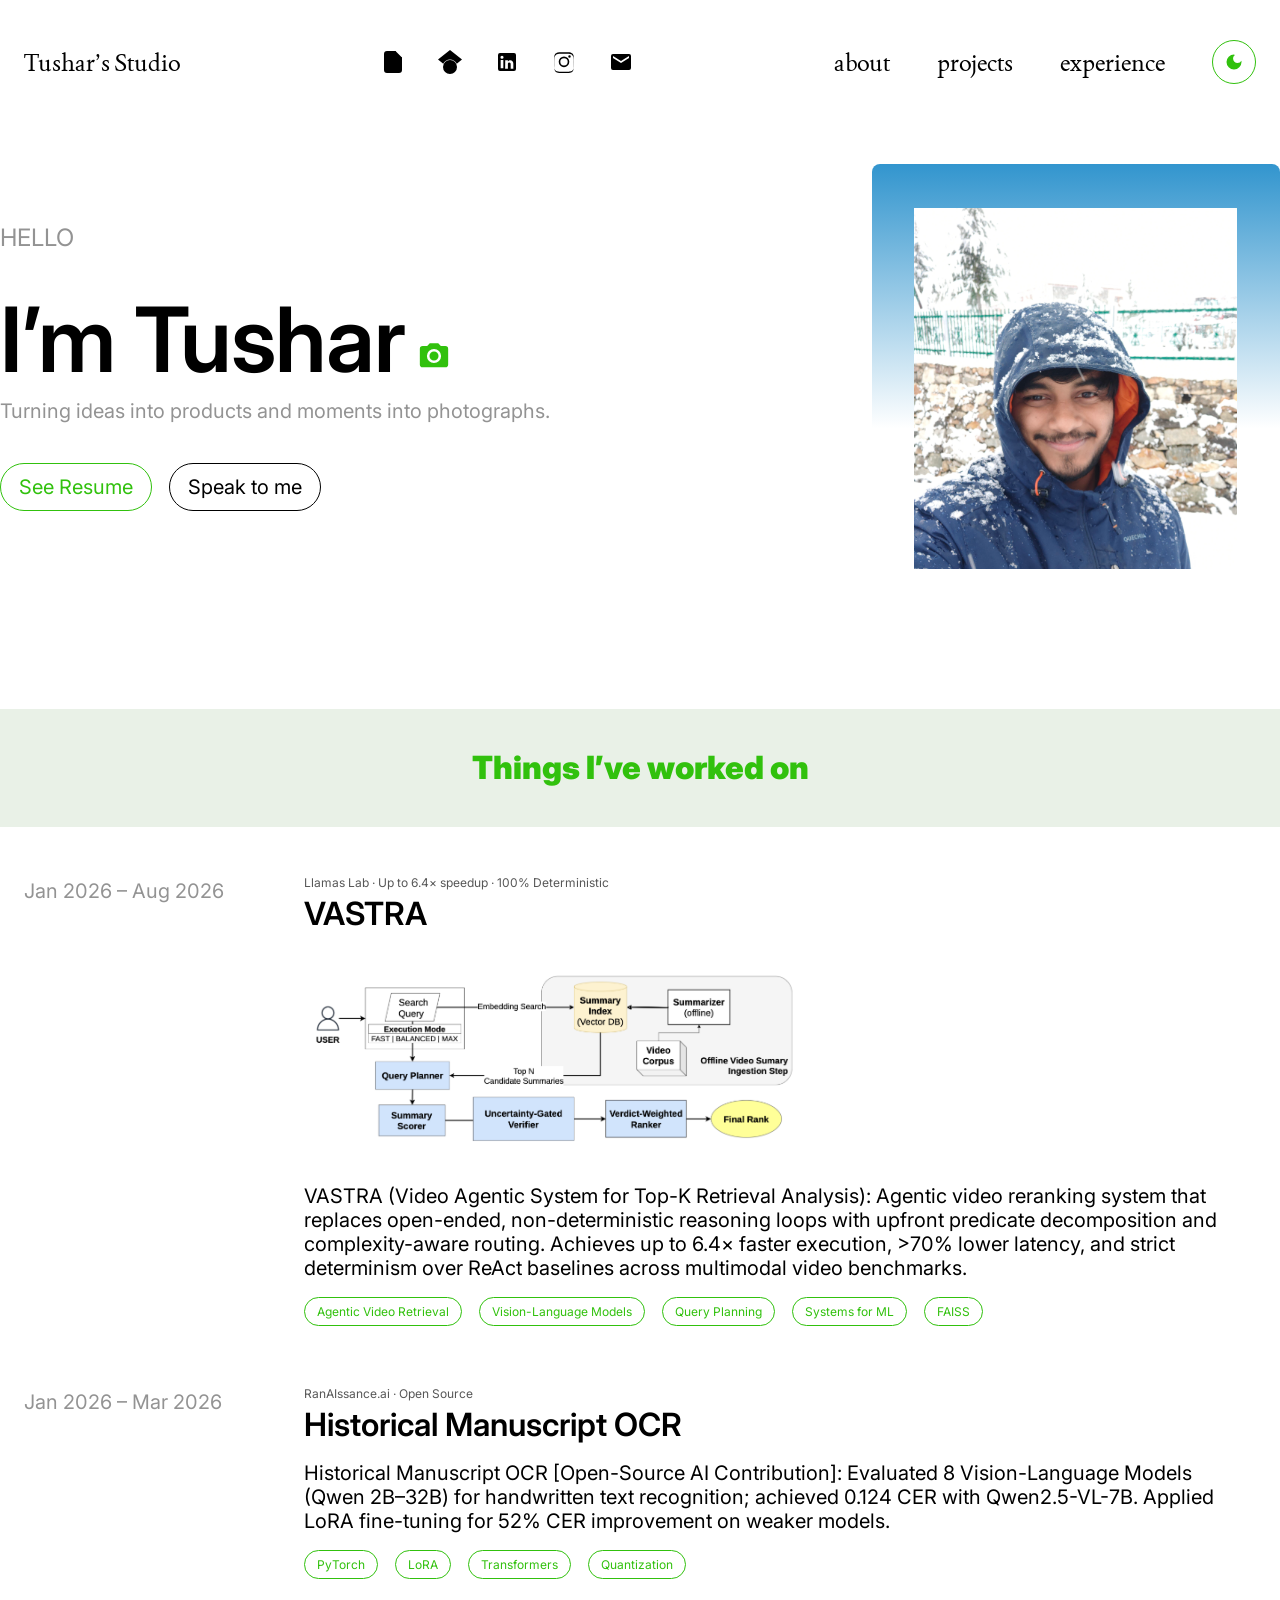
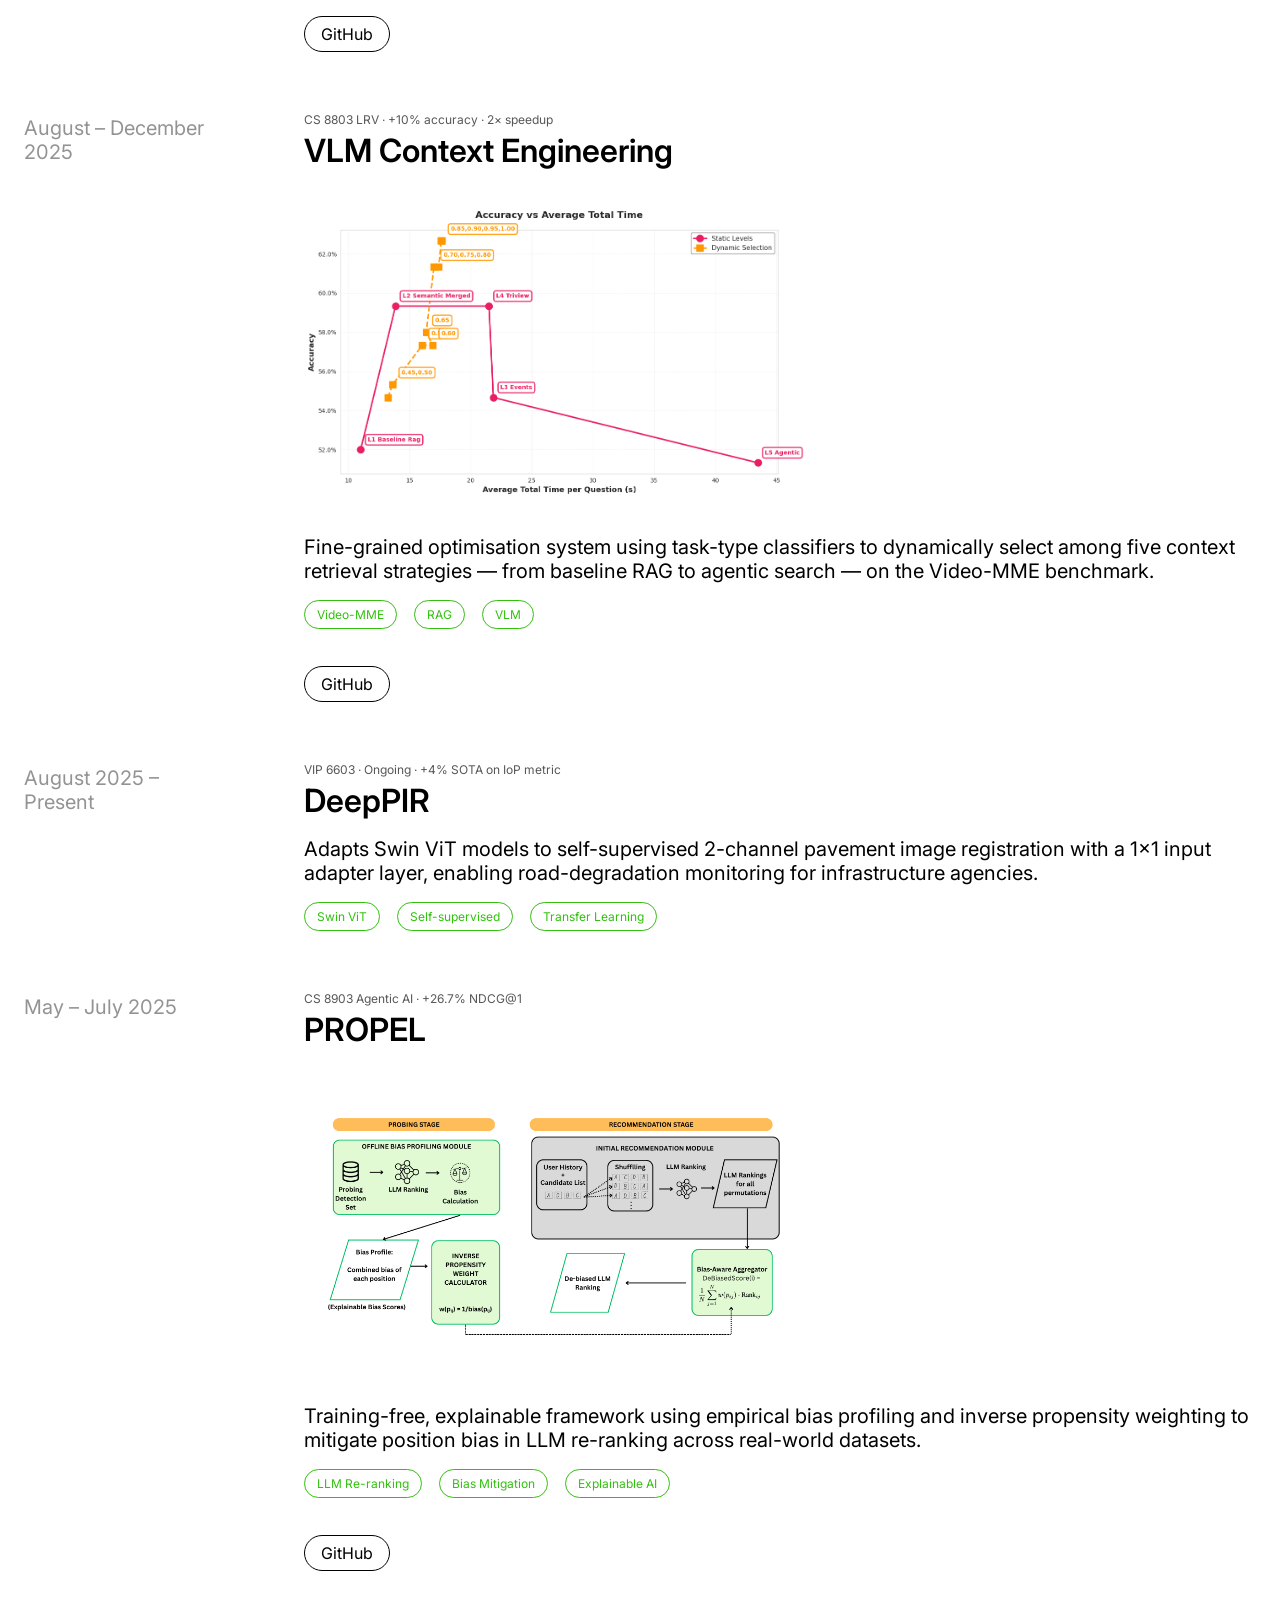
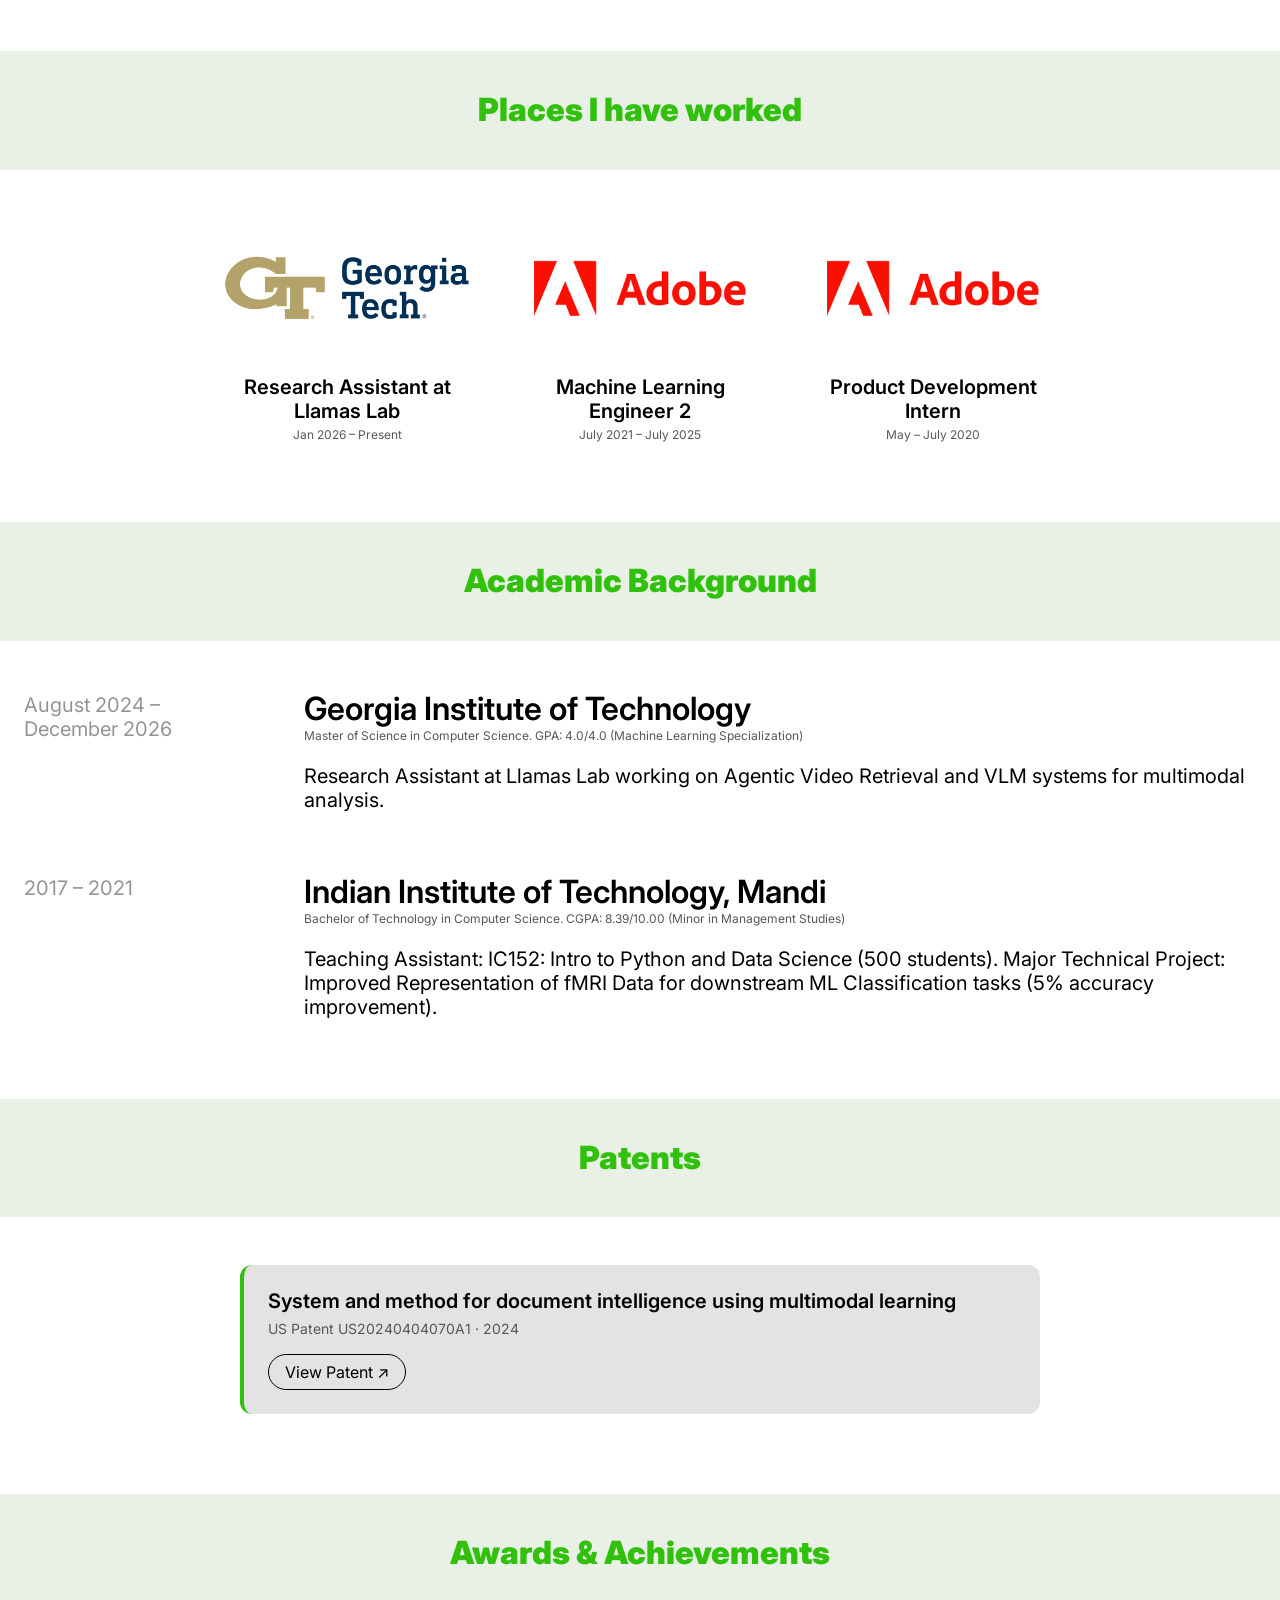
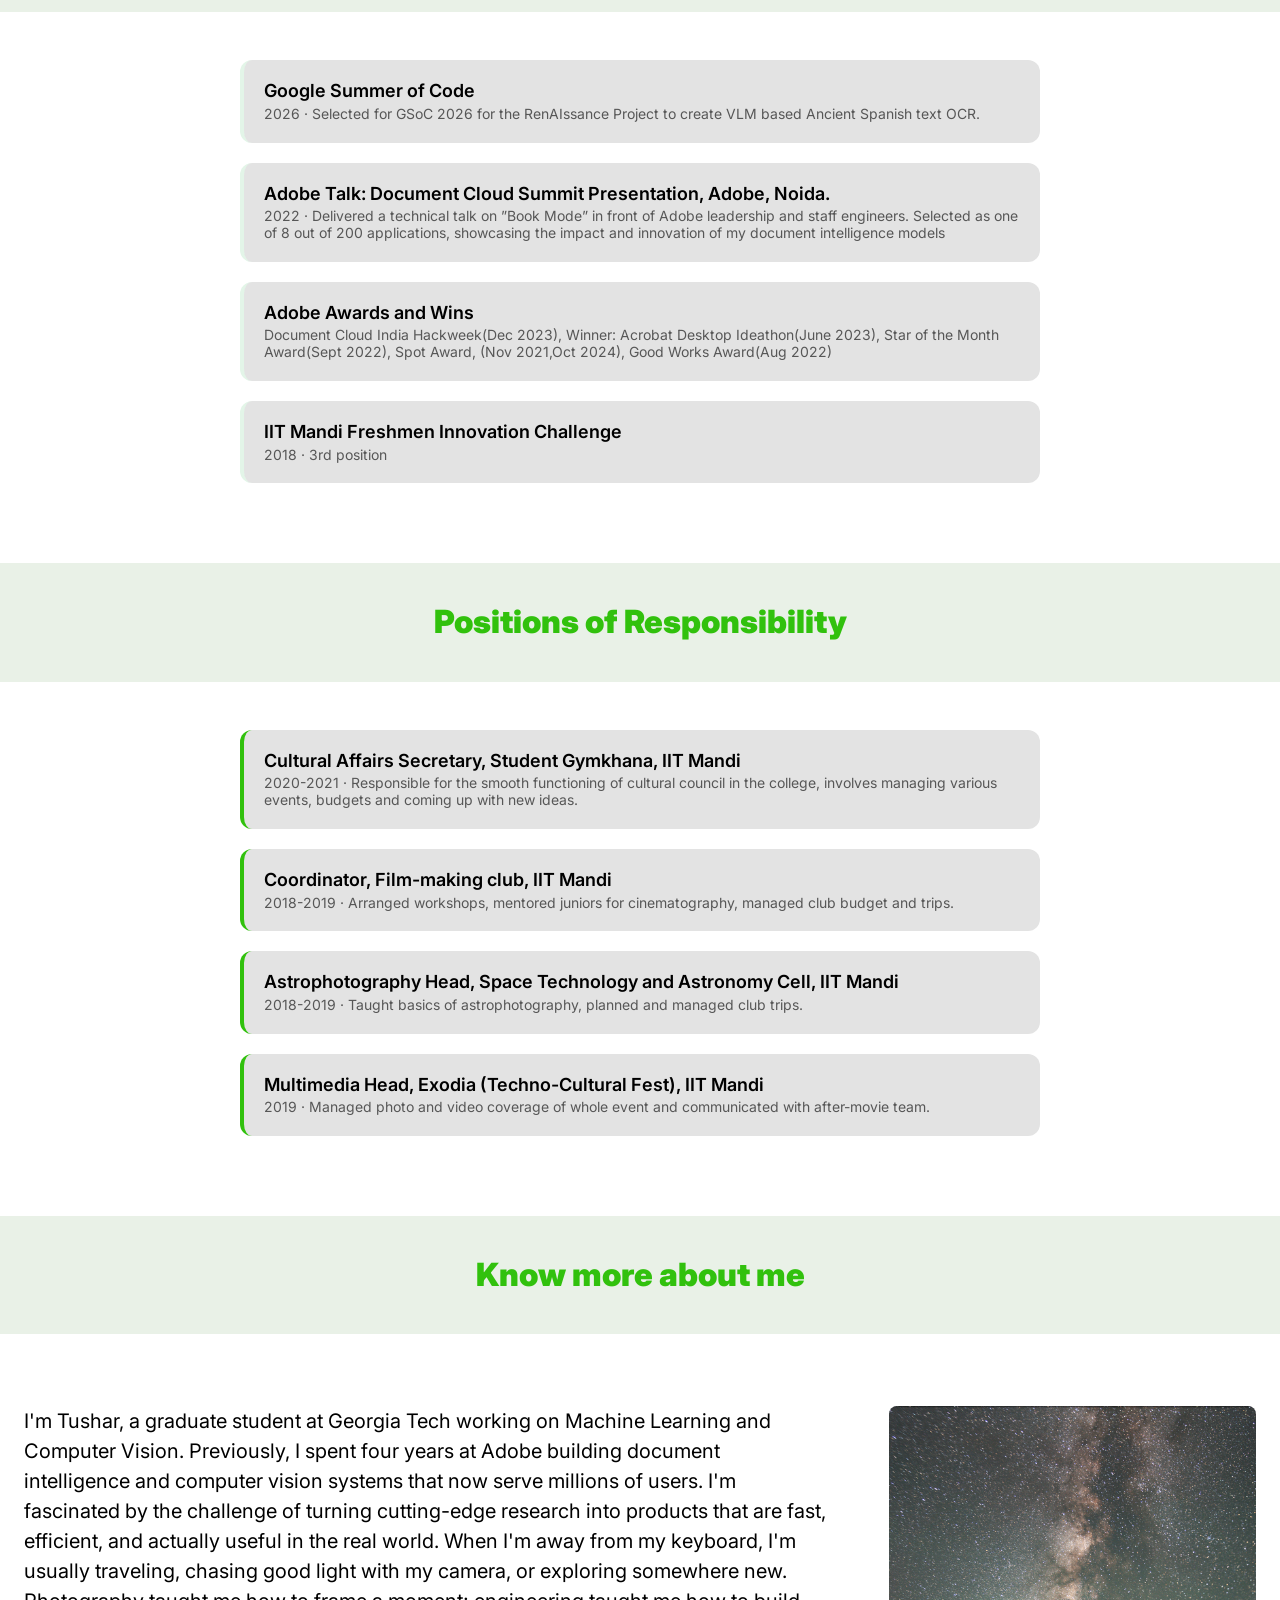
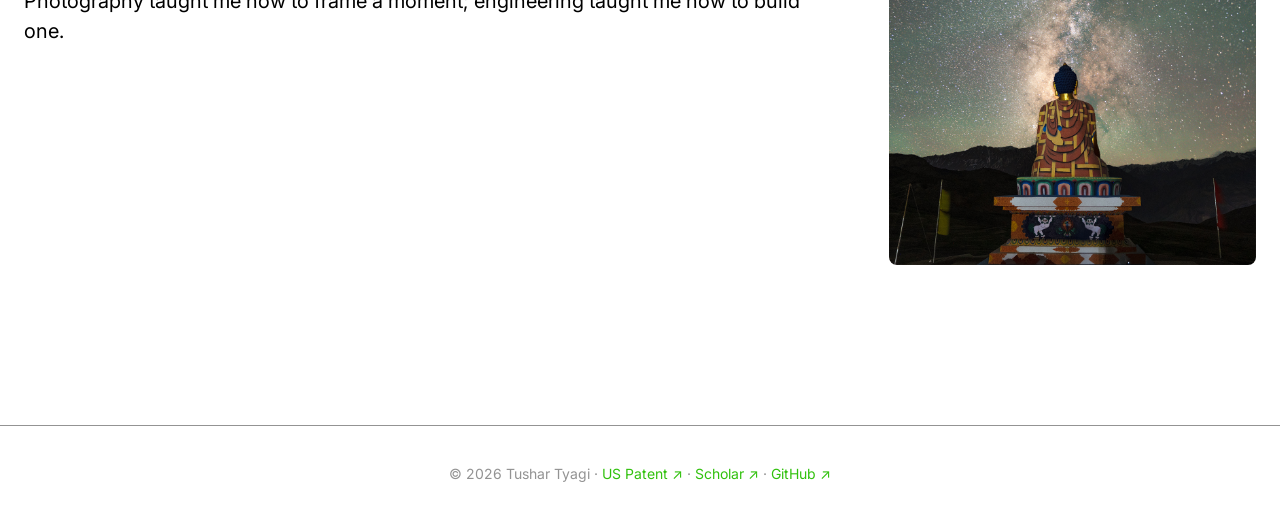
<file: index.html>
<!DOCTYPE html>
<html lang="en">

<head>
  <meta charset="UTF-8" />
  <meta name="viewport" content="width=device-width,initial-scale=1" />
  <title>Tushar Tyagi</title>
  <link rel="preconnect" href="https://fonts.googleapis.com">
  <link rel="preconnect" href="https://fonts.gstatic.com" crossorigin>
  <link href="https://fonts.googleapis.com/css2?family=Inter:wght@400;500;600;900&family=Joan&display=swap"
    rel="stylesheet">
  <style>
    * {
      margin: 0;
      padding: 0;
      box-sizing: border-box;
    }

    :root {
      /* Light theme (Figma default) */
      --bg: #ffffff;
      --text: #000000;
      --muted: #939393;
      --dim: #575757;
      --accent: #31c10d;
      --badge-bg: #e9f1e7;
      --pip-bg: #e3f5e8;
      --card: #e3e3e3;
      --card-img: #d9d9d9;
      --line: #939393;
      --photo-grad-end: #ffffff;
      --btn-secondary-border: #000000;
      --btn-secondary-text: #000000;
      --note-yellow: #fff08b;
    }

    [data-theme="dark"] {
      --bg: #0c0e0c;
      --text: #ffffff;
      --muted: #939393;
      --dim: #c0c0c0;
      --accent: #31c10d;
      --badge-bg: #202e24;
      --pip-bg: #202e24;
      --card: #202e24;
      --card-img: #2a3a2e;
      --line: #939393;
      --photo-grad-end: #000000;
      --btn-secondary-border: #ffffff;
      --btn-secondary-text: #ffffff;
      --note-yellow: #fff08b;
    }

    html {
      scroll-behavior: smooth;
    }

    body {
      background: var(--bg);
      color: var(--text);
      font-family: 'Inter', -apple-system, BlinkMacSystemFont, 'Segoe UI', sans-serif;
      font-size: 20px;
      line-height: 1.2;
      transition: background-color .3s ease, color .3s ease;
      overflow-x: hidden;
    }

    .wrap {
      max-width: 1299px;
      margin: 0 auto;
      padding: 0 24px;
    }

    /* ---------- NAV ---------- */
    nav {
      display: flex;
      flex-direction: row;
      justify-content: space-between;
      align-items: center;
      max-width: 1299px;
      margin: 0 auto;
      padding: 40px 24px 0;
      gap: 24px;
      flex-wrap: wrap;
    }

    .nav-logo {
      font-family: 'Joan', serif;
      font-size: 24px;
      line-height: 31px;
      color: var(--text);
      text-decoration: none;
      white-space: nowrap;
    }

    .nav-social {
      display: flex;
      flex-direction: row;
      align-items: center;
      gap: 33px;
    }

    .nav-social a {
      display: inline-flex;
      color: var(--text);
      transition: color .2s ease, transform .2s ease;
    }

    .nav-social a:hover {
      color: var(--accent);
      transform: translateY(-2px);
    }

    .nav-social svg {
      width: 24px;
      height: 24px;
      display: block;
      fill: currentColor;
    }

    .nav-links {
      display: flex;
      flex-direction: row;
      align-items: center;
      gap: 47px;
    }

    .nav-links a {
      font-family: 'Joan', serif;
      font-size: 24px;
      line-height: 31px;
      color: var(--text);
      text-decoration: none;
      position: relative;
      transition: color .2s ease;
    }

    .nav-links a::after {
      content: '';
      position: absolute;
      left: 0;
      bottom: -4px;
      width: 0;
      height: 2px;
      background: var(--accent);
      transition: width .25s ease;
    }

    .nav-links a:hover {
      color: var(--accent);
    }

    .nav-links a:hover::after {
      width: 100%;
    }

    .theme-toggle {
      background: transparent;
      border: 1px solid var(--accent);
      color: var(--accent);
      width: 44px;
      height: 44px;
      border-radius: 50%;
      cursor: pointer;
      display: inline-flex;
      align-items: center;
      justify-content: center;
      transition: all .25s ease;
      flex-shrink: 0;
    }

    .theme-toggle:hover {
      background: var(--accent);
      color: #fff;
      transform: translateY(-2px);
    }

    .theme-toggle svg {
      width: 20px;
      height: 20px;
      fill: currentColor;
    }

    /* ---------- HERO ---------- */
    .hero {
      display: flex;
      flex-direction: row;
      align-items: center;
      justify-content: space-between;
      gap: 48px;
      padding: 80px 0 100px;
      flex-wrap: wrap;
    }

    .hero-left {
      display: flex;
      flex-direction: column;
      gap: 40px;
      flex: 1 1 480px;
      min-width: 320px;
    }

    .hero-hello {
      font-size: 24px;
      line-height: 31px;
      color: var(--muted);
    }

    .hero-name-row {
      display: flex;
      flex-direction: row;
      align-items: flex-end;
      gap: 12px;
      margin-bottom: 12px;
    }

    h1.hero-name {
      font-size: clamp(3.5rem, 8vw, 90px);
      font-weight: 600;
      line-height: 1.05;
      color: var(--text);
      letter-spacing: -1px;
    }

    .cam-icon {
      width: 34px;
      height: 34px;
      flex-shrink: 0;
      margin-bottom: 14px;
    }

    .cam-icon svg {
      width: 100%;
      height: 100%;
      fill: var(--accent);
    }

    .hero-tagline {
      font-size: 20px;
      line-height: 24px;
      color: var(--muted);
    }

    .hero-buttons {
      display: flex;
      flex-direction: row;
      align-items: center;
      gap: 17px;
      flex-wrap: wrap;
    }

    .btn {
      box-sizing: border-box;
      display: inline-flex;
      flex-direction: row;
      justify-content: center;
      align-items: center;
      padding: 12px 18px;
      gap: 10px;
      height: 48px;
      border-radius: 30px;
      font-size: 20px;
      line-height: 24px;
      text-decoration: none;
      cursor: pointer;
      background: transparent;
      transition: all .2s ease;
      white-space: nowrap;
    }

    .btn-primary {
      border: 1px solid var(--accent);
      color: var(--accent);
    }

    .btn-primary:hover {
      background: var(--accent);
      color: #fff;
    }

    .btn-secondary {
      border: 1px solid var(--btn-secondary-border);
      color: var(--btn-secondary-text);
    }

    .btn-secondary:hover {
      background: var(--btn-secondary-border);
      color: var(--bg);
    }

    .hero-photo {
      position: relative;
      width: 408px;
      height: 405px;
      flex: 0 0 auto;
    }

    .hero-photo .blob {
      position: absolute;
      width: 408px;
      height: 350px;
      left: 0;
      top: 0;
      border-radius: 8px;
      background: linear-gradient(180deg, #3295ce 0%, var(--photo-grad-end) 75.57%);
    }

    .hero-photo img {
      position: absolute;
      width: 323px;
      height: 361px;
      left: 42px;
      top: 44px;
      object-fit: cover;
      object-position: top center;
    }

    /* ---------- SECTION HEADERS ---------- */
    .section {
      padding: 40px 0;
    }

    .section-head {
      position: relative;
      display: flex;
      align-items: center;
      justify-content: center;
      margin: 24px 0 48px;
    }

    .section-head::before {
      content: '';
      position: absolute;
      left: 0;
      right: 0;
      top: 50%;
      height: 1px;
      background: var(--line);
      z-index: 0;
    }

    .section-head .label {
      position: relative;
      z-index: 1;
      background: var(--badge-bg);
      color: var(--accent);
      font-weight: 900;
      font-size: 24px;
      line-height: 29px;
      padding: 9px 20px 12px;
      border-radius: 8px;
    }

    .section-banner {
      background: var(--badge-bg);
      padding: 40px 0;
      margin: 0 -24px 48px;
      text-align: center;
    }

    .section-banner .label {
      color: var(--accent);
      font-weight: 900;
      font-size: 32px;
      line-height: 1.2;
    }

    /* ---------- PROJECTS (timeline rows) ---------- */
    .timeline {
      display: flex;
      flex-direction: column;
      gap: 60px;
    }

    .tl-row {
      display: flex;
      flex-direction: row;
      align-items: flex-start;
      justify-content: space-between;
      gap: 80px;
      flex-wrap: wrap;
    }

    .tl-date {
      font-size: 20px;
      line-height: 24px;
      color: var(--muted);
      flex: 0 0 200px;
      padding-top: 4px;
    }

    .tl-content {
      flex: 1 1 530px;
      min-width: 300px;
      display: flex;
      flex-direction: column;
      gap: 17px;
    }

    .tl-meta {
      font-size: 12px;
      line-height: 15px;
      color: var(--dim);
      margin-bottom: 4px;
    }

    .tl-title {
      font-size: 32px;
      font-weight: 600;
      line-height: 39px;
      color: var(--text);
    }

    .tl-desc {
      font-size: 20px;
      line-height: 24px;
      color: var(--text);
    }

    .pills {
      display: flex;
      flex-direction: row;
      align-items: center;
      gap: 17px;
      flex-wrap: wrap;
    }

    .pill {
      box-sizing: border-box;
      display: inline-flex;
      align-items: center;
      justify-content: center;
      padding: 6px 12px;
      border: 1px solid var(--accent);
      border-radius: 30px;
      font-size: 12px;
      line-height: 15px;
      color: var(--accent);
      background: transparent;
      white-space: nowrap;
    }

    .tl-img {
      width: 100%;
      max-width: 500px;
      border-radius: 8px;
      margin: 20px 0;
    }

    .tl-links {
      display: flex;
      flex-direction: row;
      gap: 12px;
      margin-top: 20px;
    }

    .btn-small {
      padding: 8px 16px;
      height: 36px;
      font-size: 16px;
    }

    .logo-placeholder {
      background: var(--card-img);
      display: flex;
      align-items: center;
      justify-content: center;
      width: 100%;
      height: 227px;
      border-radius: 20px;
    }

    .logo-text {
      font-size: 24px;
      font-weight: bold;
      color: var(--dim);
    }

    .patents-list {
      display: flex;
      flex-direction: column;
      gap: 24px;
      max-width: 800px;
      margin: 0 auto;
    }

    .patent-item {
      background: var(--card);
      border-radius: 12px;
      padding: 24px;
      border-left: 4px solid var(--accent);
    }

    .patent-title {
      font-size: 20px;
      font-weight: 600;
      color: var(--text);
      margin-bottom: 8px;
    }

    .patent-meta {
      font-size: 14px;
      color: var(--dim);
      margin-bottom: 16px;
    }

    .awards-list {
      display: flex;
      flex-direction: column;
      gap: 20px;
      max-width: 800px;
      margin: 0 auto;
    }

    .award-item {
      background: var(--card);
      border-radius: 12px;
      padding: 20px;
      border-left: 4px solid var(--pip-bg);
    }

    .award-title {
      font-size: 18px;
      font-weight: 600;
      color: var(--text);
      margin-bottom: 4px;
    }

    .award-meta {
      font-size: 14px;
      color: var(--dim);
    }

    .positions-list {
      display: flex;
      flex-direction: column;
      gap: 20px;
      max-width: 800px;
      margin: 0 auto;
    }

    .position-item {
      background: var(--card);
      border-radius: 12px;
      padding: 20px;
      border-left: 4px solid var(--accent);
    }

    .position-title {
      font-size: 18px;
      font-weight: 600;
      color: var(--text);
      margin-bottom: 4px;
    }

    .position-meta {
      font-size: 14px;
      color: var(--dim);
    }

    /* ---------- EXPERIENCE (image cards) ---------- */
    .exp-grid {
      display: flex;
      flex-direction: row;
      justify-content: center;
      align-items: flex-start;
      gap: 43px;
      flex-wrap: wrap;
    }

    .exp-card {
      display: flex;
      flex-direction: column;
      align-items: center;
      gap: 17px;
      width: 250px;
      max-width: 100%;
    }

    .exp-img {
      width: 100%;
      /* height: 140px;
      border-radius: 20px; */
      background: var(--card-img);
      object-fit: contain;
      /* padding: 24px; */
      display: block;
    }

    .exp-img.note {
      background: var(--note-yellow);
      display: flex;
      align-items: center;
      justify-content: center;
      padding: 13px;
    }

    .exp-img.note img {
      max-width: 100%;
      max-height: 100%;
      border-radius: 8px;
      object-fit: contain;
    }

    .exp-info {
      display: flex;
      flex-direction: column;
      align-items: center;
      gap: 4px;
      text-align: center;
      padding: 0 16px;
    }

    .exp-role {
      font-size: 20px;
      font-weight: 600;
      line-height: 24px;
      color: var(--text);
    }

    .exp-date {
      font-size: 12px;
      line-height: 15px;
      color: var(--dim);
    }

    /* ---------- ABOUT ---------- */
    .about {
      display: flex;
      flex-direction: row;
      align-items: flex-start;
      gap: 60px;
      flex-wrap: wrap;
      padding: 24px 0 80px;
    }

    .about-text {
      flex: 1 1 520px;
      min-width: 300px;
      font-size: 20px;
      line-height: 1.5;
      color: var(--text);
    }

    .about-photo {
      flex: 0 0 364px;
      max-width: 100%;
      height: 459px;
      background: var(--card-img);
      border-radius: 8px;
      object-fit: cover;
      display: block;
    }

    /* ---------- FOOTER ---------- */
    footer {
      text-align: center;
      padding: 40px 24px 48px;
      color: var(--muted);
      font-size: 14px;
      border-top: 1px solid var(--line);
      margin-top: 40px;
    }

    footer a {
      color: var(--accent);
      text-decoration: none;
    }

    footer a:hover {
      text-decoration: underline;
    }

    /* ---------- RESPONSIVE ---------- */
    @media (max-width: 900px) {
      .nav-links {
        gap: 28px;
      }

      .hero {
        justify-content: center;
        text-align: left;
      }

      .tl-row {
        gap: 16px;
      }

      .tl-date {
        flex-basis: 100%;
      }
    }

    @media (max-width: 600px) {
      nav {
        gap: 16px;
        padding-top: 24px;
      }

      .nav-links {
        order: 3;
        width: 100%;
        justify-content: space-between;
        gap: 16px;
      }

      .nav-links a {
        font-size: 18px;
      }

      .hero-photo {
        width: 100%;
        height: 360px;
      }

      .hero-photo .blob {
        width: 100%;
      }

      .hero-photo img {
        left: 50%;
        transform: translateX(-50%);
      }

      .section-head .label {
        font-size: 18px;
      }

      .tl-title {
        font-size: 26px;
        line-height: 32px;
      }

      .about-photo {
        flex-basis: 100%;
        height: 360px;
      }

      .section-banner {
        margin: 0 0 48px;
      }

      .section-banner .label {
        font-size: 24px;
      }

      .tl-img {
        max-width: 100%;
      }

      .tl-links {
        flex-wrap: wrap;
      }

      .patent-item,
      .award-item {
        padding: 16px;
      }

      .patent-title,
      .award-title {
        font-size: 18px;
      }

      .exp-card {
        width: 100%;
      }
    }
  </style>
</head>

<body>

  <!-- ===== NAV ===== -->
  <nav>
    <a href="#" class="nav-logo">Tushar&rsquo;s Studio</a>

    <div class="nav-social">
      <a href="Tushar_resume.pdf" target="_blank" aria-label="Résumé" title="Résumé">
        <svg viewBox="0 0 24 24" fill="none" stroke="currentColor" stroke-width="2" stroke-linecap="round"
          stroke-linejoin="round">
          <path d="M14 2H6a2 2 0 0 0-2 2v16a2 2 0 0 0 2 2h12a2 2 0 0 0 2-2V8l-6-6z" />
          <path d="M14 2v6h6" />
          <path d="M16 13H8" />
          <path d="M16 17H8" />
          <path d="M10 9H8" />
        </svg>
      </a>
      <a href="https://scholar.google.com/citations?user=pY7nQvwAAAAJ" target="_blank" aria-label="Google Scholar"
        title="Google Scholar">
        <svg viewBox="0 0 24 24">
          <path
            d="M5.242 13.769L0 9.5 12 0l12 9.5-5.242 4.269C17.548 11.249 14.978 9.5 12 9.5c-2.977 0-5.548 1.748-6.758 4.269zM12 10a7 7 0 1 0 0 14 7 7 0 0 0 0-14z" />
        </svg>
      </a>
      <a href="https://linkedin.com/in/tushartyagi01" target="_blank" aria-label="LinkedIn" title="LinkedIn">
        <svg viewBox="0 0 24 24">
          <path
            d="M19 3a2 2 0 0 1 2 2v14a2 2 0 0 1-2 2H5a2 2 0 0 1-2-2V5a2 2 0 0 1 2-2h14zM8.34 18.34V9.99H5.67v8.35h2.67zM7 8.8a1.55 1.55 0 1 0 0-3.1 1.55 1.55 0 0 0 0 3.1zm11.34 9.54v-4.57c0-2.45-1.31-3.59-3.06-3.59-1.41 0-2.04.78-2.39 1.32v-1.13h-2.67c.04.75 0 8.35 0 8.35h2.67v-4.66c0-.24.02-.48.09-.65.19-.48.63-.97 1.36-.97.96 0 1.34.73 1.34 1.8v4.48h2.67z" />
        </svg>
      </a>
      <a href="https://instagram.com/tushar.photog" target="_blank" aria-label="Instagram" title="Instagram">
        <svg viewBox="0 0 24 24">
          <path
            d="M12 2.16c3.2 0 3.58.01 4.85.07 1.17.05 1.8.25 2.23.41.56.22.96.48 1.38.9.42.42.68.82.9 1.38.16.42.36 1.06.41 2.23.06 1.27.07 1.65.07 4.85s-.01 3.58-.07 4.85c-.05 1.17-.25 1.8-.41 2.23-.22.56-.48.96-.9 1.38-.42.42-.82.68-1.38.9-.42.16-1.06.36-2.23.41-1.27.06-1.65.07-4.85.07s-3.58-.01-4.85-.07c-1.17-.05-1.8-.25-2.23-.41a3.72 3.72 0 0 1-1.38-.9 3.72 3.72 0 0 1-.9-1.38c-.16-.42-.36-1.06-.41-2.23C2.17 15.58 2.16 15.2 2.16 12s.01-3.58.07-4.85c.05-1.17.25-1.8.41-2.23.22-.56.48-.96.9-1.38.42-.42.82-.68 1.38-.9.42-.16 1.06-.36 2.23-.41C8.42 2.17 8.8 2.16 12 2.16zm0 1.62c-3.15 0-3.52.01-4.76.07-1.15.05-1.77.24-2.19.41-.55.21-.94.47-1.35.88-.41.41-.67.8-.88 1.35-.17.42-.36 1.04-.41 2.19-.06 1.24-.07 1.61-.07 4.76s.01 3.52.07 4.76c.05 1.15.24 1.77.41 2.19.21.55.47.94.88 1.35.41.41.8.67 1.35.88.42.17 1.04.36 2.19.41 1.24.06 1.61.07 4.76.07s3.52-.01 4.76-.07c1.15-.05 1.77-.24 2.19-.41.55-.21.94-.47 1.35-.88.41-.41.67-.8.88-1.35.17-.42.36-1.04.41-2.19.06-1.24.07-1.61.07-4.76s-.01-3.52-.07-4.76c-.05-1.15-.24-1.77-.41-2.19a3.64 3.64 0 0 0-.88-1.35 3.64 3.64 0 0 0-1.35-.88c-.42-.17-1.04-.36-2.19-.41-1.24-.06-1.61-.07-4.76-.07zm0 2.76a5.3 5.3 0 1 1 0 10.6 5.3 5.3 0 0 1 0-10.6zm0 1.62a3.68 3.68 0 1 0 0 7.36 3.68 3.68 0 0 0 0-7.36zm5.5-2.86a1.24 1.24 0 1 1 0 2.48 1.24 1.24 0 0 1 0-2.48z" />
        </svg>
      </a>
      <a href="mailto:tushartyagi1811@gmail.com" aria-label="Email" title="Email">
        <svg viewBox="0 0 24 24">
          <path
            d="M20 4H4a2 2 0 0 0-2 2v12a2 2 0 0 0 2 2h16a2 2 0 0 0 2-2V6a2 2 0 0 0-2-2zm0 4l-8 5-8-5V6l8 5 8-5v2z" />
        </svg>
      </a>
    </div>

    <div class="nav-links">
      <a href="#about">about</a>
      <a href="#projects">projects</a>
      <a href="#experience">experience</a>
      <button class="theme-toggle" id="themeToggle" aria-label="Toggle theme" title="Toggle light / dark">
        <svg id="themeIcon" viewBox="0 0 24 24">
          <path
            d="M12 3a9 9 0 1 0 9 9c0-.46-.04-.92-.1-1.36a5.39 5.39 0 0 1-4.62 2.61 5.4 5.4 0 0 1-5.4-5.4c0-1.81.89-3.42 2.26-4.4-.38-.06-.76-.1-1.14-.1z" />
        </svg>
      </button>
    </div>
  </nav>

  <!-- ===== HERO ===== -->
  <header class="wrap hero">
    <div class="hero-left">
      <div class="hero-hello">HELLO</div>
      <div>
        <div class="hero-name-row">
          <h1 class="hero-name">I&rsquo;m Tushar</h1>
          <span class="cam-icon">
            <svg viewBox="0 0 24 24">
              <path
                d="M12 15.2a3.2 3.2 0 1 0 0-6.4 3.2 3.2 0 0 0 0 6.4zM9 3l-1.83 2H4a2 2 0 0 0-2 2v11a2 2 0 0 0 2 2h16a2 2 0 0 0 2-2V7a2 2 0 0 0-2-2h-3.17L15 3H9zm3 14a5 5 0 1 1 0-10 5 5 0 0 1 0 10z" />
            </svg>
          </span>
        </div>
        <p class="hero-tagline">Turning ideas into products and moments into photographs.</p>
      </div>
      <div class="hero-buttons">
        <a href="Tushar_resume.pdf" target="_blank" class="btn btn-primary">See Resume</a>
        <a href="mailto:tushartyagi1811@gmail.com" class="btn btn-secondary">Speak to me</a>
      </div>
    </div>
    <div class="hero-photo">
      <div class="blob"></div>
      <img src="yourphoto.jpg" alt="Tushar Tyagi" />
    </div>
  </header>

  <!-- ===== PROJECTS ===== -->
  <section class="section" id="projects">
    <div class="section-banner">
      <div class="wrap">
        <span class="label">Things I&rsquo;ve worked on</span>
      </div>
    </div>
    <div class="wrap">
      <div class="timeline">

        <div class="tl-row">
          <div class="tl-date">Jan 2026 – Aug 2026</div>
          <div class="tl-content">
            <div>
              <div class="tl-meta">Llamas Lab · Up to 6.4× speedup · 100% Deterministic</div>
              <div class="tl-title">VASTRA</div>
            </div>
            <img class="tl-img" src="images/vastra_block.png" alt="VASTRA Architecture: Agentic Top-K Interactive Video Analysis">
            <p class="tl-desc">VASTRA (Video Agentic System for Top-K Retrieval Analysis): Agentic video reranking system that replaces open-ended, non-deterministic reasoning loops with upfront predicate decomposition and complexity-aware routing. Achieves up to 6.4× faster execution, &gt;70% lower latency, and strict determinism over ReAct baselines across multimodal video benchmarks.</p>
            <div class="pills">
              <span class="pill">Agentic Video Retrieval</span>
              <span class="pill">Vision-Language Models</span>
              <span class="pill">Query Planning</span>
              <span class="pill">Systems for ML</span>
              <span class="pill">FAISS</span>
            </div>
          </div>
        </div>

        <div class="tl-row">
          <div class="tl-date">Jan 2026 – Mar 2026</div>
          <div class="tl-content">
            <div>
              <div class="tl-meta">RanAIssance.ai · Open Source</div>
              <div class="tl-title">Historical Manuscript OCR</div>
            </div>
            <p class="tl-desc">Historical Manuscript OCR [Open-Source AI Contribution]: Evaluated 8 Vision-Language
              Models (Qwen 2B–32B) for handwritten text recognition; achieved 0.124 CER with Qwen2.5-VL-7B. Applied LoRA
              fine-tuning for 52% CER improvement on weaker models.</p>
            <div class="pills">
              <span class="pill">PyTorch</span>
              <span class="pill">LoRA</span>
              <span class="pill">Transformers</span>
              <span class="pill">Quantization</span>
            </div>
            <div class="tl-links">
              <a href="https://github.com/Tushar-Tyagi/RenAIssance/tree/main/RenAIssance_VLM_OCR_Tushar_Tyagi"
                target="_blank" class="btn btn-secondary btn-small">GitHub</a>
            </div>
          </div>
        </div>

        <div class="tl-row">
          <div class="tl-date">August – December 2025</div>
          <div class="tl-content">
            <div>
              <div class="tl-meta">CS 8803 LRV · +10% accuracy · 2× speedup</div>
              <div class="tl-title">VLM Context Engineering</div>
            </div>
            <img class="tl-img" src="images/VLM_context_engineering_results.png" alt="VLM Context Engineering results">
            <p class="tl-desc">Fine-grained optimisation system using task-type classifiers to dynamically select among
              five context retrieval strategies — from baseline RAG to agentic search — on the Video-MME benchmark.</p>
            <div class="pills">
              <span class="pill">Video-MME</span>
              <span class="pill">RAG</span>
              <span class="pill">VLM</span>
            </div>
            <div class="tl-links">
              <a href="https://github.com/Tushar-Tyagi/vlm-context-engineering" target="_blank"
                class="btn btn-secondary btn-small">GitHub</a>
            </div>
          </div>
        </div>

        <div class="tl-row">
          <div class="tl-date">August 2025 – Present</div>
          <div class="tl-content">
            <div>
              <div class="tl-meta">VIP 6603 · Ongoing · +4% SOTA on IoP metric</div>
              <div class="tl-title">DeepPIR</div>
            </div>
            <p class="tl-desc">Adapts Swin ViT models to self-supervised 2-channel pavement image registration with a
              1×1 input adapter layer, enabling road-degradation monitoring for infrastructure agencies.</p>
            <div class="pills">
              <span class="pill">Swin ViT</span>
              <span class="pill">Self-supervised</span>
              <span class="pill">Transfer Learning</span>
            </div>
          </div>
        </div>

        <div class="tl-row">
          <div class="tl-date">May – July 2025</div>
          <div class="tl-content">
            <div>
              <div class="tl-meta">CS 8903 Agentic AI · +26.7% NDCG@1</div>
              <div class="tl-title">PROPEL</div>
            </div>
            <img class="tl-img" src="images/propel_arch.png" alt="PROPEL architecture">
            <p class="tl-desc">Training-free, explainable framework using empirical bias profiling and inverse
              propensity weighting to mitigate position bias in LLM re-ranking across real-world datasets.</p>
            <div class="pills">
              <span class="pill">LLM Re-ranking</span>
              <span class="pill">Bias Mitigation</span>
              <span class="pill">Explainable AI</span>
            </div>
            <div class="tl-links">
              <a href="https://github.com/Tushar-Tyagi/PROPEL" target="_blank"
                class="btn btn-secondary btn-small">GitHub</a>
            </div>
          </div>
        </div>

      </div>
    </div>
  </section>

  <!-- ===== EXPERIENCE ===== -->
  <section class="section" id="experience">
    <div class="section-banner">
      <div class="wrap">
        <span class="label">Places I have worked</span>
      </div>
    </div>
    <div class="wrap">
      <div class="exp-grid">

        <div class="exp-card">
          <img class="exp-img" src="icons/Georgia-Tech-Logo.jpg" alt="Georgia Tech Logo">
          <div class="exp-info">
            <div class="exp-role">Research Assistant at Llamas Lab</div>
            <div class="exp-date">Jan 2026 – Present</div>
          </div>
        </div>

        <div class="exp-card">
          <img class="exp-img" src="icons/adobe.png" alt="Adobe Logo">
          <div class="exp-info">
            <div class="exp-role">Machine Learning Engineer 2</div>
            <div class="exp-date">July 2021 – July 2025</div>
          </div>
        </div>

        <div class="exp-card">
          <img class="exp-img" src="icons/adobe.png" alt="Adobe Logo">
          <div class="exp-info">
            <div class="exp-role">Product Development Intern</div>
            <div class="exp-date">May – July 2020</div>
          </div>
        </div>

      </div>
    </div>
  </section>

  <!-- ===== ACADEMIC BACKGROUND ===== -->
  <section class="section" id="academic">
    <div class="section-banner">
      <div class="wrap">
        <span class="label">Academic Background</span>
      </div>
    </div>
    <div class="wrap">
      <div class="timeline">
        <div class="tl-row">
          <div class="tl-date">August 2024 – December 2026</div>
          <div class="tl-content">
            <div>
              <div class="tl-title">Georgia Institute of Technology</div>
              <div class="tl-meta">Master of Science in Computer Science. GPA: 4.0/4.0 (Machine Learning Specialization)
              </div>
            </div>
            <p class="tl-desc">Research Assistant at Llamas Lab working on Agentic Video Retrieval and VLM systems for
              multimodal analysis.</p>
          </div>
        </div>
        <div class="tl-row">
          <div class="tl-date">2017 – 2021</div>
          <div class="tl-content">
            <div>
              <div class="tl-title">Indian Institute of Technology, Mandi</div>
              <div class="tl-meta">Bachelor of Technology in Computer Science. CGPA: 8.39/10.00 (Minor in Management
                Studies)</div>
            </div>
            <p class="tl-desc">Teaching Assistant: IC152: Intro to Python and Data Science (500 students). Major
              Technical Project: Improved Representation of fMRI Data for downstream ML Classification tasks (5%
              accuracy improvement).</p>
          </div>
        </div>
      </div>
    </div>
  </section>

  <!-- ===== PATENTS ===== -->
  <section class="section" id="patents">
    <div class="section-banner">
      <div class="wrap">
        <span class="label">Patents</span>
      </div>
    </div>
    <div class="wrap">
      <div class="patents-list">
        <div class="patent-item">
          <div class="patent-title">System and method for document intelligence using multimodal learning</div>
          <div class="patent-meta">US Patent US20240404070A1 · 2024</div>
          <a href="https://patents.google.com/patent/US20240404070A1/en" target="_blank"
            class="btn btn-secondary btn-small">View Patent ↗</a>
        </div>
      </div>
    </div>
  </section>

  <!-- ===== AWARDS ===== -->
  <section class="section" id="awards">
    <div class="section-banner">
      <div class="wrap">
        <span class="label">Awards & Achievements</span>
      </div>
    </div>
    <div class="wrap">
      <div class="awards-list">
        <div class="award-item">
          <div class="award-title">Google Summer of Code</div>
          <div class="award-meta">2026 · Selected for GSoC 2026 for the RenAIssance Project to create VLM based Ancient
            Spanish text OCR.</div>
        </div>
        <div class="award-item">
          <div class="award-title">Adobe Talk: Document Cloud Summit Presentation, Adobe, Noida.</div>
          <div class="award-meta">2022 · Delivered a technical talk on ”Book Mode” in front of Adobe leadership and
            staff engineers. Selected as one of 8 out of 200
            applications, showcasing the impact and innovation of my document intelligence models</div>
        </div>
        <div class="award-item">
          <div class="award-title">Adobe Awards and Wins</div>
          <div class="award-meta">Document Cloud India Hackweek(Dec 2023), Winner: Acrobat Desktop Ideathon(June 2023),
            Star of the Month
            Award(Sept 2022), Spot Award, (Nov 2021,Oct 2024), Good Works Award(Aug 2022)</div>
        </div>
        <div class="award-item">
          <div class="award-title">IIT Mandi Freshmen Innovation Challenge</div>
          <div class="award-meta">2018 · 3rd position</div>
        </div>
      </div>
    </div>
  </section>

  <!-- ===== POSITIONS OF RESPONSIBILITY ===== -->
  <section class="section" id="positions">
    <div class="section-banner">
      <div class="wrap">
        <span class="label">Positions of Responsibility</span>
      </div>
    </div>
    <div class="wrap">
      <div class="positions-list">
        <div class="position-item">
          <div class="position-title">Cultural Affairs Secretary, Student Gymkhana, IIT Mandi</div>
          <div class="position-meta">2020-2021 · Responsible for the smooth functioning of cultural council in the
            college, involves managing various events, budgets and coming up with new ideas.</div>
        </div>
        <div class="position-item">
          <div class="position-title">Coordinator, Film-making club, IIT Mandi</div>
          <div class="position-meta">2018-2019 · Arranged workshops, mentored juniors for cinematography, managed club
            budget and trips.</div>
        </div>
        <div class="position-item">
          <div class="position-title">Astrophotography Head, Space Technology and Astronomy Cell, IIT Mandi</div>
          <div class="position-meta">2018-2019 · Taught basics of astrophotography, planned and managed club trips.
          </div>
        </div>
        <div class="position-item">
          <div class="position-title">Multimedia Head, Exodia (Techno-Cultural Fest), IIT Mandi</div>
          <div class="position-meta">2019 · Managed photo and video coverage of whole event and communicated with
            after-movie team.</div>
        </div>
      </div>
    </div>
  </section>

  <!-- ===== ABOUT ===== -->
  <section class="section" id="about">
    <div class="section-banner">
      <div class="wrap">
        <span class="label">Know more about me</span>
      </div>
    </div>
    <div class="wrap">
      <div class="about">
        <p class="about-text">I'm Tushar, a graduate student at Georgia Tech working on Machine Learning and Computer
          Vision. Previously, I spent four years at Adobe building document intelligence and computer vision systems
          that now serve millions of users. I'm fascinated by the challenge of turning cutting-edge research into
          products that are fast, efficient, and actually useful in the real world. When I'm away from my keyboard, I'm
          usually traveling, chasing good light with my camera, or exploring somewhere new. Photography taught me how to
          frame a moment; engineering taught me how to build one.</p>
        <img class="about-photo" src="langza.jpg" alt="Tushar — photography" />
      </div>
    </div>
  </section>

  <footer>
    © 2026 Tushar Tyagi ·
    <a href="https://patents.google.com/patent/US20240404070A1/en" target="_blank">US Patent ↗</a> ·
    <a href="https://scholar.google.com/citations?user=pY7nQvwAAAAJ" target="_blank">Scholar ↗</a> ·
    <a href="https://github.com/Tushar-Tyagi" target="_blank">GitHub ↗</a>
  </footer>

  <script>
    (function () {
      var root = document.documentElement;
      var toggle = document.getElementById('themeToggle');
      var icon = document.getElementById('themeIcon');
      var sun = 'M12 17a5 5 0 1 0 0-10 5 5 0 0 0 0 10zm0-13a1 1 0 0 1 1 1v2a1 1 0 1 1-2 0V5a1 1 0 0 1 1-1zm0 14a1 1 0 0 1 1 1v2a1 1 0 1 1-2 0v-2a1 1 0 0 1 1-1zM4 12a1 1 0 0 1-1 1H1a1 1 0 1 1 0-2h2a1 1 0 0 1 1 1zm19 0a1 1 0 0 1-1 1h-2a1 1 0 1 1 0-2h2a1 1 0 0 1 1 1zM5.6 5.6a1 1 0 0 1 1.4 0l1.4 1.4A1 1 0 0 1 7 8.4L5.6 7a1 1 0 0 1 0-1.4zm11 11a1 1 0 0 1 1.4 0l1.4 1.4a1 1 0 0 1-1.4 1.4L16.6 18a1 1 0 0 1 0-1.4zm1.4-11a1 1 0 0 1 0 1.4L16.6 8.4A1 1 0 0 1 15.2 7l1.4-1.4a1 1 0 0 1 1.4 0zm-11 11a1 1 0 0 1 0 1.4L5.6 19.4a1 1 0 0 1-1.4-1.4L5.6 16.6a1 1 0 0 1 1.4 0z';
      var moon = 'M12 3a9 9 0 1 0 9 9c0-.46-.04-.92-.1-1.36a5.39 5.39 0 0 1-4.62 2.61 5.4 5.4 0 0 1-5.4-5.4c0-1.81.89-3.42 2.26-4.4-.38-.06-.76-.1-1.14-.1z';

      function apply(theme) {
        if (theme === 'dark') {
          root.setAttribute('data-theme', 'dark');
          icon.querySelector('path').setAttribute('d', sun);
        } else {
          root.removeAttribute('data-theme');
          icon.querySelector('path').setAttribute('d', moon);
        }
      }

      var saved = localStorage.getItem('theme');
      if (!saved) {
        saved = window.matchMedia('(prefers-color-scheme: dark)').matches ? 'dark' : 'light';
      }
      apply(saved);

      toggle.addEventListener('click', function () {
        var next = root.hasAttribute('data-theme') ? 'light' : 'dark';
        localStorage.setItem('theme', next);
        apply(next);
      });
    })();
  </script>

</body>

</html>
</file>
